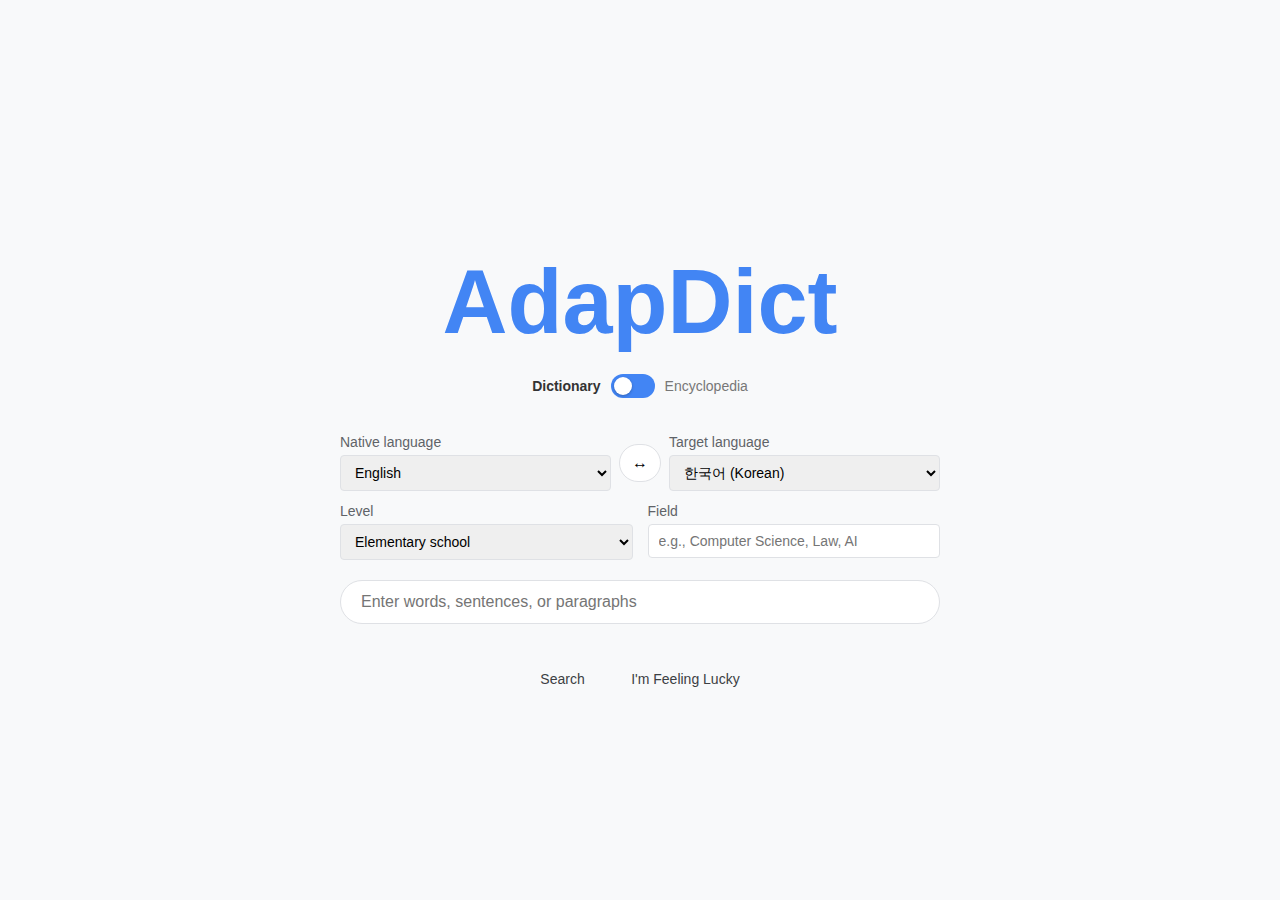
<file: backend/templates/index.html>
<!DOCTYPE html>
<html lang="ko">
<head>
    <meta charset="UTF-8">
    <meta name="viewport" content="width=device-width, initial-scale=1.0">
    <title>AdapDict</title>
    <link rel="stylesheet" href="../static/style.css">
</head>
<body>
    <main class="search-container">
        
        <!-- 로고 + 모드에 따라 색이 바뀌도록 클래스 추가 -->
        <!-- 로고를 누르면 첫 화면으로 돌아도록 수정정 -->
        <h1 class="logo-text logo-mode-dict">
            <a href="/" class="logo-link">AdapDict</a>
        </h1>
        

        <!-- 🔁 영어 사전 / 백과사전 모드 토글 -->
        <div class="mode-toggle">
            <span id="label-dict" class="mode-label active">Dictionary</span>
            <label class="switch">
                <input type="checkbox" id="mode-toggle-input">
                <span class="slider round"></span>
            </label>
            <span id="label-ency" class="mode-label">Encyclopedia</span>
        </div>

        <form id="search-form">
            <!-- 현재 모드 백엔드로 보내기 위한 hidden input -->
            <input type="hidden" name="mode" id="mode-input" value="dict">

            <!-- ✅ 언어 선택 블럭 추가: 모국어 / 공부 언어 + 스왑 버튼 -->
            <div class="lang-selector">
                <div class="input-group">
                    <label for="native-lang-select">Native language</label>
                    <select id="native-lang-select" name="native_lang">
                        <option value="ko">한국어 (Korean)</option>
                        <option value="en">English</option>
                        <option value="zh">中文 (Chinese)</option>
                        <option value="de">Deutsch (German)</option>
                    </select>
                </div>

                <button type="button" id="swap-lang-btn" class="swap-lang-btn">↔</button>

                <div class="input-group">
                    <label for="target-lang-select">Target language</label>
                    <select id="target-lang-select" name="target_lang">
                        <option value="en">English</option>
                        <option value="ko">한국어 (Korean)</option>
                        <option value="zh">中文 (Chinese)</option>
                        <option value="de">Deutsch (German)</option>
                    </select>
                </div>
            </div>
            <!-- ✅ 언어 선택 블럭 끝 -->

            <div class="options-grid">
                <div class="input-group">
                    <label for="education-select">Level</label>
                    <select id="education-select" name="education">
                        <option value="elementary">Elementary school</option>
                        <option value="middle">Middle school</option>
                        <option value="high">High school</option>
                        <option value="bachelor">Bachelor</option>
                        <option value="master">Master</option>
                        <option value="doctor">PhD</option>
                    </select>
                </div>
                
                <div class="input-group">
                    <label for="field-input">Field</label>
                    <input 
                        type="text" 
                        id="field-input" 
                        name="field" 
                        placeholder="e.g., Computer Science, Law, AI"
                    >
                </div>
            </div>

            <div class="search-bar-group">
                <input 
                    type="search" 
                    id="search-input" 
                    name="query" 
                    placeholder="Enter words, sentences, or paragraphs" 
                    rows="1"
                    required
                ></textarea>
            </div>

            <div class="button-group">
                <button type="submit">Search
                </button>
                <button type="button" id="lucky-button">I'm Feeling Lucky</button> 
            </div>
        </form>
    </main>

    <script src="../static/script.js"></script>
</body>
</html>
</file>
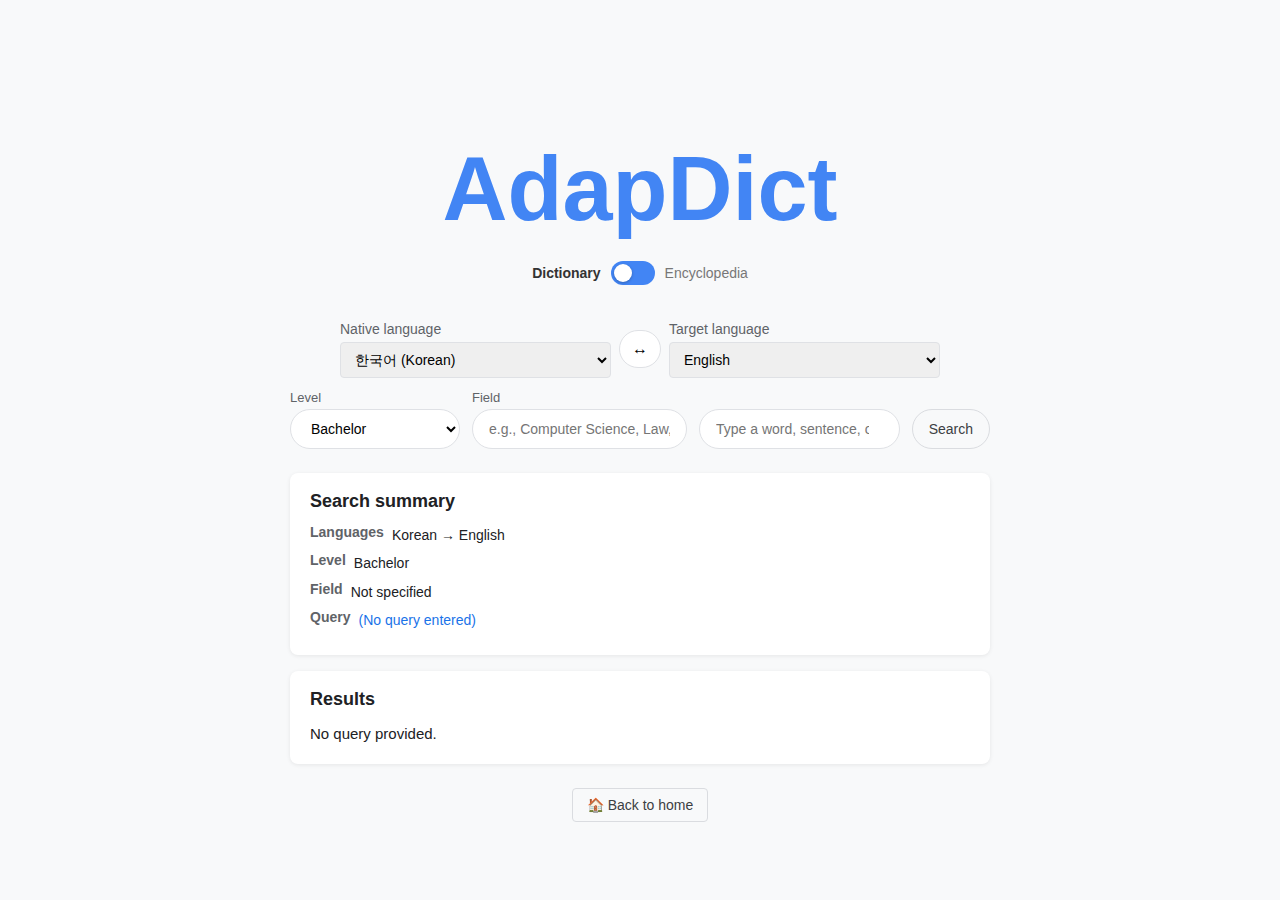
<file: backend/templates/results.html>
<!DOCTYPE html>
<html lang="ko">
<head>
    <meta charset="UTF-8">
    <meta name="viewport" content="width=device-width, initial-scale=1.0">
    <title>AdapDict - Results</title>
    <link rel="stylesheet" href="../static/style.css">
</head>
<body>
    <main class="results-container">
        <!-- 로고 -->
        <h1 class="logo-text">
            <a href="/" class="logo-link">AdapDict</a>
        </h1>
        
        <!-- 🟦/🩷 영어 사전 / 백과사전 모드 토글 -->
        <div class="mode-toggle">
            <span id="label-dict" class="mode-label">Dictionary</span>
            <label class="switch">
                <input type="checkbox" id="mode-toggle-input">
                <span class="slider round"></span>
            </label>
            <span id="label-ency" class="mode-label">Encyclopedia</span>
        </div>

        <!-- ✅ 언어 선택 블럭 (index.html과 동일) -->
        <div class="lang-selector">
            <div class="input-group">
                <label for="native-lang-select">Native language</label>
                <select id="native-lang-select" name="native_lang">
                    <option value="ko">한국어 (Korean)</option>
                    <option value="en">English</option>
                    <option value="zh">中文 (Chinese)</option>
                    <option value="de">Deutsch (German)</option>
                </select>
            </div>

            <button type="button" id="swap-lang-btn" class="swap-lang-btn">↔</button>

            <div class="input-group">
                <label for="target-lang-select">Target language</label>
                <select id="target-lang-select" name="target_lang">
                    <option value="en">English</option>
                    <option value="ko">한국어 (Korean)</option>
                    <option value="zh">中文 (Chinese)</option>
                    <option value="de">Deutsch (German)</option>
                </select>
            </div>
        </div>
        <!-- ✅ 언어 선택 블럭 끝 -->

        <!-- 🔍 결과 페이지 상단 검색 폼 -->
        <form id="results-search-form">
            <!-- 현재 모드 유지용 hidden input -->
            <input type="hidden" name="mode" id="mode-input" value="dict">

            <div class="options-grid">
                <div class="input-group">
                    <label for="education-select">Level</label>
                    <select id="education-select" name="education">
                        <option value="elementary">Elementary school</option>
                        <option value="middle">Middle school</option>
                        <option value="high">High school</option>
                        <option value="bachelor">Bachelor</option>
                        <option value="master">Master</option>
                        <option value="doctor">PhD</option>
                    </select>
                </div>
                
                <div class="input-group">
                    <label for="field-input">Field</label>
                    <input 
                        type="text" 
                        id="field-input" 
                        name="field" 
                        placeholder="e.g., Computer Science, Law, AI"
                    >
                </div>
            </div>

            <div class="search-bar-group">
                <input 
                    type="search" 
                    id="search-input" 
                    name="query" 
                    placeholder="Type a word, sentence, or paragraph..." 
                    required
                >
            </div>

            <div class="button-group">
                <button type="submit">Search</button>
            </div>
        </form>

        <!-- 검색 요약 카드 -->
        <section class="search-summary card">
            <h2 class="section-title">Search summary</h2>
            <div class="summary-row">
                <span class="summary-label">Languages</span>
                <span class="summary-value" id="summary-lang"></span>
            </div>
            <div class="summary-row">
                <span class="summary-label">Level</span>
                <span class="summary-value" id="summary-education"></span>
            </div>
            <div class="summary-row">
                <span class="summary-label">Field</span>
                <span class="summary-value" id="summary-field"></span>
            </div>
            <div class="summary-row">
                <span class="summary-label">Query</span>
                <span class="summary-value keyword" id="summary-query"></span>
            </div>
        </section>

        <!-- 🔔 Query issue 카드 (TYPO / AMBIGUOUS / ... ) -->
        <section id="query-issue" class="card query-issue-card" style="display:none;">
            <h2 class="section-title">Query issue</h2>
            <p id="query-issue-message" class="query-issue-message"></p>
            <div id="query-issue-suggestions" class="query-issue-suggestions"></div>
        </section>

        <!-- 결과 카드 -->
        <section class="result-section card">
            <h2 class="section-title">Results</h2>
            <div id="result-content" class="result-content">
                Loading...
            </div>
        </section>

        <!-- 다시 검색하기 -->
        <section class="back-link">
            <a href="/" class="back-link-btn">🏠 Back to home</a>
        </section>
    </main>

    <script src="../static/results.js"></script>
</body>
</html>
</file>
<file: backend/static/style.css>
/* style.css 파일 */

/* ========================= */
/* 기본 설정 (공통)          */
/* ========================= */
body {
    background-color: #f8f9fa; /* 구글과 비슷한 배경색 */
    font-family: 'Inter', sans-serif;
    margin: 0;
    
    /* 화면 중앙 정렬 */
    min-height: 100vh; 
    display: flex;
    justify-content: center; /* 가로 중앙 */
    align-items: center;     /* 세로 중앙 */
}

/* 메인 화면 전체 컨테이너 */
.search-container {
    display: flex;
    flex-direction: column; 
    align-items: center;     
    width: 100%;
    max-width: 600px; 
    padding: 20px;
}

/* SenseDict 텍스트 로고 */
.logo-text {
    font-size: 90px;
    font-weight: bold;
    margin-bottom: 20px;
    transition: color 0.25s ease;
}

.logo-link {
    text-decoration: none;
    color: inherit;      /* h1.logo-text 색 그대로 사용 */
    cursor: pointer;
}

.logo-link:visited {
    color: inherit;
}


/* 메인 화면 검색 폼 */
#search-form {
    width: 100%;
    display: flex;
    flex-direction: column;
    align-items: center;
}

/* 학력/분야를 2열로 나누는 그리드 (메인 화면) */
.options-grid {
    display: grid;
    grid-template-columns: 1fr 1fr; 
    gap: 15px; 
    margin-bottom: 20px;
    width: 100%;
}

.input-group {
    display: flex;
    flex-direction: column;
}

.input-group label {
    font-size: 14px;
    color: #5f6368;
    margin-bottom: 5px;
}

/* 드롭다운 메뉴와 텍스트 입력창 (메인 화면) */
.input-group select,
.input-group input[type="text"] {
    padding: 8px 10px;
    border: 1px solid #dfe1e5;
    border-radius: 4px;
    font-size: 14px;
}

/* 메인 검색창 그룹 (메인 화면) */
.search-bar-group {
    width: 100%;
    margin-bottom: 25px;
}

/* ================================ */
/* ✅ input + textarea 통합 검색창  */
/* ================================ */
.search-bar-group input,
.search-bar-group textarea {
    width: 100%;
    padding: 12px 20px;
    font-size: 16px;
    border: 1px solid #dfe1e5;
    border-radius: 24px;
    box-sizing: border-box;
}

/* hover / focus 효과 */
.search-bar-group input:hover,
.search-bar-group input:focus,
.search-bar-group textarea:hover,
.search-bar-group textarea:focus {
    border-color: #c4c8cd;
    box-shadow: 0 1px 6px rgba(32,33,36,0.28);
    outline: none;
}

/* ================================ */
/* ✅ 자동으로 높이 늘어나는 textarea  */
/* ================================ */
.search-textarea {
    resize: none;        /* 크기 드래그 비활성화 */
    overflow: hidden;    /* 내부 스크롤 숨김 */
    line-height: 1.4;
    min-height: 44px;    /* 기본 검색창 높이 */
    max-height: 180px;   /* 너무 길어지는 것 방지 */
}


/* 버튼 스타일 (메인 화면) */
.button-group button {
    background-color: #f8f9fa;
    border: 1px solid #f8f9fa;
    border-radius: 4px;
    color: #3c4043;
    font-size: 14px;
    margin: 11px 4px;
    padding: 10px 16px;
    cursor: pointer;
}

.button-group button:hover {
    border-color: #dadce0;
    box-shadow: 0 1px 1px rgba(0,0,0,0.1);
}


/* ===================================================== */
/*         ✅ 언어 선택 (native_lang / target_lang)       */
/* ===================================================== */

.lang-selector {
    display: flex;
    align-items: flex-end;     /* 아래 기준으로 맞춤 */
    gap: 8px;
    width: 100%;
    max-width: 600px;
    margin-top: 12px;
    margin-bottom: 12px;
}

.lang-selector .input-group {
    flex: 1 1 0;
}

.swap-lang-btn {
    align-self: center;
    padding: 0 12px;
    height: 38px;
    border-radius: 999px;
    border: 1px solid #dfe1e5;
    background-color: #ffffff;
    cursor: pointer;
    font-size: 16px;
    line-height: 1;
}

.swap-lang-btn:hover {
    border-color: #c4c8cd;
    box-shadow: 0 1px 2px rgba(0,0,0,0.1);
}


/* ========================= */
/* 결과 화면 카드/본문       */
/* ========================= */
.results-container {
    display: flex;
    flex-direction: column;
    align-items: center;
    width: 100%;
    max-width: 700px;
    padding: 20px;
}

/* 카드 공통 스타일 */
.card {
    width: 100%;
    background-color: #ffffff;
    border-radius: 8px;
    padding: 18px 20px;
    box-shadow: 0 1px 4px rgba(0,0,0,0.08);
    box-sizing: border-box;
    margin-bottom: 16px;
}

/* 섹션 제목 */
.section-title {
    font-size: 18px;
    margin: 0 0 12px 0;
    color: #202124;
}

/* --- 검색 요약 라인 레이아웃 (Language 안 잘리게) --- */
.summary-row {
    display: grid;
    grid-template-columns: auto 1fr;
    column-gap: 8px;
    align-items: flex-start;
    margin: 6px 0;
    font-size: 14px;
}

/* 라벨 */
.summary-label {
    font-weight: 600;
    white-space: nowrap;
    overflow: visible;
    text-overflow: clip;
    color: #5f6368;
}

/* 값 */
.summary-value {
    font-weight: 500;
    color: #202124;
    word-break: break-word;
    line-height: 1.6;
}

.summary-value.keyword {
    color: #1a73e8;
}

/* 영어사전 모드 검색어 색 */
.logo-mode-dict ~ .search-summary .summary-value.keyword {
    color: #1a73e8;
}

/* 백과사전 모드 검색어 색 */
.logo-mode-ency ~ .search-summary .summary-value.keyword {
    color: #fe899b;
}

/* 결과 본문 영역 */
.result-content {
    font-size: 15px;
    line-height: 1.6;
    color: #202124;
    word-break: keep-all;
}

/* 다시 검색하기 링크 */
.back-link {
    margin-top: 8px;
}

.back-link-btn {
    display: inline-block;
    padding: 8px 14px;
    border-radius: 4px;
    border: 1px solid #dadce0;
    text-decoration: none;
    font-size: 14px;
    color: #3c4043;
    background-color: #f8f9fa;
}

.back-link-btn:hover {
    border-color: #c4c8cd;
    box-shadow: 0 1px 2px rgba(0,0,0,0.1);
}


/* ========================= */
/* 결과 페이지 상단 검색바   */
/* ========================= */

#results-search-form {
    display: flex;
    align-items: flex-end;
    gap: 12px;
    flex-wrap: nowrap;
    width: 100%;
    max-width: 800px;
    margin-bottom: 24px;
}

/* 왼쪽 2개 입력칸 */
#results-search-form .options-grid {
    display: flex;
    gap: 12px;
    margin: 0;
    width: auto;
    flex: 0 0 auto;
}

/* input-group */
#results-search-form .input-group {
    display: flex;
    flex-direction: column;
    align-items: flex-start;
}

#results-search-form .input-group label {
    margin: 0 0 4px 0;
    font-size: 13px;
    color: #5f6368;
    white-space: nowrap;
}

/* 검색창 */
#results-search-form .search-bar-group {
    margin: 0;
    flex: 1 1 0;
}

/* 버튼 */
#results-search-form .button-group {
    margin: 0;
    flex: 0 0 auto;
}

#results-search-form select,
#results-search-form input[type="text"],
#results-search-form #search-input,
#results-search-form button {
    display: inline-flex;
    align-items: center;
    justify-content: center;
    height: 40px;
    padding: 0 16px;
    border-radius: 999px;
    border: 1px solid #dfe1e5;
    font-size: 14px;
    box-sizing: border-box;
    background-color: #ffffff;
}

#results-search-form .input-group select,
#results-search-form .input-group input[type="text"] {
    min-width: 120px;
}

#results-search-form .input-group select {
    appearance: auto;
    background-image: none;
    padding-right: 16px;
}

#results-search-form #search-input {
    width: 100%;
}

#results-search-form .button-group button {
    background-color: #f8f9fa;
    color: #3c4043;
    cursor: pointer;
    white-space: nowrap;
    border-color: #dadce0;
    margin: 0;
}

#results-search-form .button-group button:hover {
    border-color: #c4c8cd;
    box-shadow: 0 1px 2px rgba(0,0,0,0.1);
}


/* ================================= */
/*      모드별 로고 색 + 토글 UI     */
/* ================================= */

.logo-mode-dict {
    color: #4285F4;
}

.logo-mode-ency {
    color: #fe899b;
}

.mode-toggle {
    display: flex;
    align-items: center;
    justify-content: center;
    gap: 10px;
    margin-bottom: 24px;
    font-size: 14px;
}

.mode-label {
    color: #777;
    cursor: pointer;
    user-select: none;
    transition: color 0.2s ease, font-weight 0.2s ease;
}

.mode-label.active {
    color: #333;
    font-weight: 600;
}

.switch {
    position: relative;
    display: inline-block;
    width: 44px;
    height: 24px;
}

.switch input {
    opacity: 0;
    width: 0;
    height: 0;
}

.slider {
    position: absolute;
    cursor: pointer;
    inset: 0;
    background-color: #4285F4;
    transition: 0.25s;
    border-radius: 34px;
}

.switch input:checked + .slider {
    background-color: #fe899b;
}

.slider:before {
    position: absolute;
    content: "";
    height: 18px;
    width: 18px;
    left: 3px;
    bottom: 3px;
    background-color: white;
    transition: 0.25s;
    border-radius: 50%;
    box-shadow: 0 1px 3px rgba(0, 0, 0, 0.25);
}

.switch input:checked + .slider:before {
    transform: translateX(20px);
}


/* ========================= */
/*  단어별 결과 카드 (공통)  */
/* ========================= */

.word-card {
    background-color: #ffffff;
    border: 1.5px solid #d0d7de;
    border-radius: 12px;
    padding: 16px 24px;
    margin-bottom: 20px;
    box-shadow: 0 1px 3px rgba(0,0,0,0.06);
    transition: box-shadow 0.2s ease, border-color 0.2s ease;
}

.mode-dict .word-card:hover {
    border-color: #0078ff;
    box-shadow: 0 2px 8px rgba(0, 120, 255, 0.15);
}

.mode-ency .word-card:hover {
    border-color: #fe899b;
    box-shadow: 0 2px 8px rgba(254, 137, 155, 0.18);
}

.mode-ency .word-card.is-selected,
.mode-ency .word-card[aria-selected="true"] {
    border-color: #fe899b;
    box-shadow: 0 2px 10px rgba(254, 137, 155, 0.22);
}

.word-card:focus-within {
    outline: none;
    box-shadow: 0 0 0 2px rgba(66, 133, 244, 0.25);
    border-color: #d0d7de;
}

/* 카드 요소들 */
.word-title {
    margin: 0 0 8px;
    font-size: 1.2rem;
    font-weight: 700;
}

.meaning-block {
    margin-top: 12px;
    padding-top: 8px;
    border-top: 1px solid gray;
}

.examples-title,
.nuance-title {
    margin: 4px 0;
    font-weight: 600;
    font-size: 0.9rem;
}

.examples-list {
    margin: 4px 0 8px 16px;
    padding: 0;
}

.example-item {
    margin-bottom: 4px;
    list-style: disc;
}

.example-sentence {
    font-weight: 500;
}

.example-translation {
    font-size: 0.9rem;
    color: #555;
}

.sentence-block {
    border-top: 1px solid #eee;
    margin-top: 0px;
    padding-top: 12px;
}

.sentence-text {
    font-size: 1rem;
    font-weight: 400;
    color: #222;
}

.alternative-list {
    margin-left: 16px;
    color: #444;
    font-size: 0.95rem;
}

.sentence-explanation {
    margin-top: 6px;
    color: #555;
    font-size: 0.9rem;
}

.sentence-card .sentence-block {
    border-top: none !important;
    padding-top: 0.5rem !important;
    padding-bottom: 0.75rem !important;
}

.sentence-card .sentence-text {
    margin-top: 0.25rem;
    margin-bottom: 0.25rem;
}

.sentence-alternatives {
    margin-top: 0.5rem;
    margin-bottom: 0.75rem;
    padding-left: 1.2rem;
    list-style-type: disc;
}

.sentence-alternatives .alt-line {
    margin: 0.25rem 0;
    color: #333;
    font-size: 0.95rem;
    line-height: 1.4;
}

.paragraph-sentence-container {
    display: flex;
    align-items: center;
    gap: 0.5rem;
    overflow: hidden;
}

.paragraph-sentence-track {
    flex: 1;
}

.para-nav {
    cursor: pointer;
}

.paragraph-sentence-track {
    cursor: pointer;
}

.paragraph-sentence-track .sentence-card {
    width: 100%;
    max-width: 100%;
    margin: 0;
    box-sizing: border-box;
}

.paragraph-card .word-card {
    margin-left: 0;
    margin-right: 0;
}

.paragraph-sentence-indicator {
    display: flex;
    justify-content: center;
    align-items: center;
    gap: 0.4rem;
    margin: 0.5rem 0 0.75rem;
}

.page-dot {
    width: 8px;
    height: 8px;
    border-radius: 50%;
    background-color: #cccccc;
    cursor: pointer;
}

.page-dot.active {
    background-color: #007bff;
}

.paragraph-sentence-track {
    cursor: pointer;
}

/* ========================= */
/*   Query issue (INVALID)   */
/* ========================= */

.query-issue-card {
    border-left: 4px solid #fbbc04;      /* 노란색 포인트 */
    background-color: #fff9e6;           /* 살짝 노란 배경 */
}

.query-issue-card .sentence-meta {
    margin-top: 4px;
    margin-bottom: 4px;
    font-size: 0.9rem;
    color: #5f6368;
}

.query-issue-card .sentence-explanation {
    margin-top: 8px;
    font-size: 0.95rem;
    color: #202124;
}

.query-issue-suggestions .alternative-list {
    margin-top: 4px;
}
</file>
